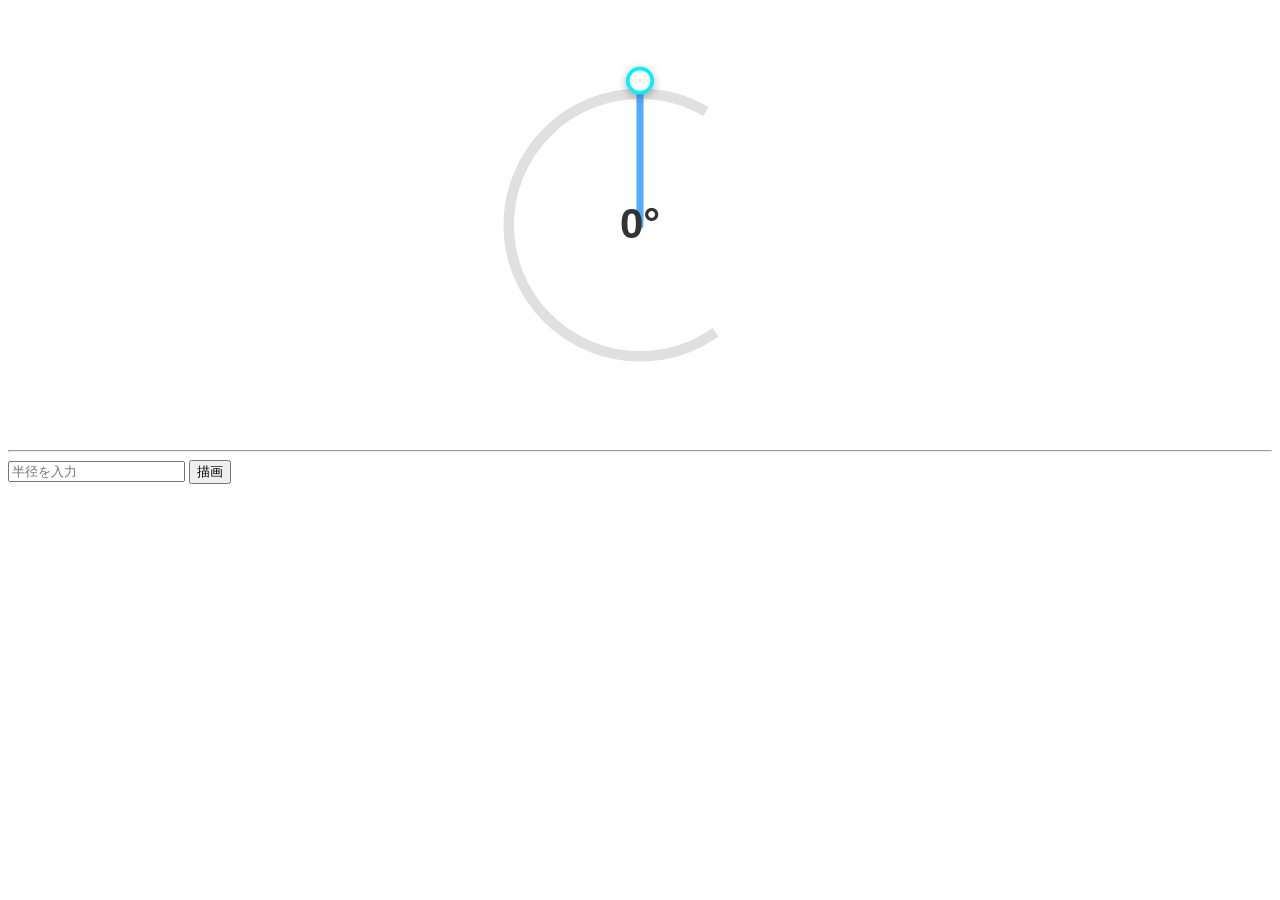
<file: dev/test_angle_slider.html>
<!DOCTYPE html>
<html lang="ja">
<head>
  <!-- Google AdSense（審査通過後に貼る） -->
  <!--<script async src="https://pagead2.googlesyndication.com/pagead/js/adsbygoogle.js?client=YOUR-ID"
     crossorigin="anonymous"></script>-->
  <style type="text/css">
    .slider-wrapper {
      width: 350px;
      height: 350px;
      margin: 50px auto;
      user-select: none; /* ドラッグ中のテキスト選択を防止 */
    }
    
    #arc-slider {
      width: 100%;
      height: 100%;
      cursor: pointer;
      touch-action: none; /* スマホでのスクロールを防止し、ドラッグを優先 */
    }
    
  </style>
</head>

<body>
  <div class="slider-wrapper">
    <svg id="arc-slider" viewBox="0 0 400 400" xmlns="http://www.w3.org/2000/svg">
      <circle cx="200" cy="200" r="150" fill="none" stroke="#e0e0e0" stroke-width="12" stroke-dasharray="700 300" stroke-dashoffset="150" transform="rotate(90 200 200)" />
      
      <g id="slider-knob" transform="rotate(0, 200, 200)">
        <line x1="200" y1="200" x2="200" y2="35" stroke="#4facfe" stroke-width="8" stroke-linecap="round" />
        <circle cx="200" cy="35" r="14" fill="#ffffff" stroke="#00f2fe" stroke-width="4" filter="drop-shadow(0px 3px 5px rgba(0,0,0,0.3))" />
      </g>
  
      <text x="200" y="215" text-anchor="middle" font-family="sans-serif" font-size="48" font-weight="bold" fill="#333" id="angle-display">0°</text>
    </svg>
  </div>
  <hr>


  
  <input type="text" inputmode="numeric" id="num" placeholder="半径を入力">
  <button onclick="draw()">描画</button>

  <!-- 広告枠 -->
  <!--
  <ins class="adsbygoogle"
       style="display:block"
       data-ad-client="YOUR-ID"
       data-ad-slot="1234567890"
       data-ad-format="auto"></ins>
  <script>(adsbygoogle = window.adsbygoogle || []).push({});</script>
  -->
  <div id="svgArea"></div>

  <script>
    function draw() {
      const r = Number(document.getElementById("num").value);
      const svg = `
        <svg width="300" height="300">
          <circle cx="150" cy="150" r="${r}" fill="skyblue" stroke="black"/>
        </svg>`;
      document.getElementById("svgArea").innerHTML = svg;
    }
  </script>
    <script type="text/javascript">
    const slider = document.getElementById('arc-slider');
    const knob = document.getElementById('slider-knob');
    const display = document.getElementById('angle-display');
    
    let isDragging = false;
    
    // SVGの viewBox 内の中心座標
    const centerX = 200;
    const centerY = 200;
    
    // 角度を計算してUIを更新する関数
    function updateAngle(event) {
      // 1. スライダー（SVG）の画面上の位置とサイズを取得
      const rect = slider.getBoundingClientRect();
      
      // 2. クリック/タッチされた位置を、SVG内の相対座標に変換
      const x = event.clientX - rect.left - (rect.width / 2);
      const y = event.clientY - rect.top - (rect.height / 2);
    
      // 3. Math.atan2 でラジアンを計算し、度（Degree）に変換
      // 通常は右方向（3時）が0度になるため、+90度して上方向（12時）を0度にする
      let angle = Math.atan2(y, x) * (180 / Math.PI) + 90;
    
      // 4. 角度を 0 〜 360 度の範囲に補正
      if (angle < 0) {
        angle += 360;
      }
    
      // 小数点を切り捨て
      const finalAngle = Math.floor(angle);
    
      // 5. SVGのツマミを回転させ、テキストを更新
      knob.setAttribute('transform', `rotate(${finalAngle}, ${centerX}, ${centerY})`);
      display.textContent = `${finalAngle}°`;
    
      // ここで目的の数値をJavaScriptの他の処理に渡せます
      // console.log("現在の中心角:", finalAngle);
    }
    
    // --- イベントリスナーの設定（Pointer Events） ---
    
    // スライダーの上でクリック/タッチされた時
    slider.addEventListener('pointerdown', (e) => {
      isDragging = true;
      slider.setPointerCapture(e.pointerId); // マウスが要素外に出ても追跡を維持
      updateAngle(e);
    });
    
    // 動かしている時
    slider.addEventListener('pointermove', (e) => {
      if (!isDragging) return;
      updateAngle(e);
    });
    
    // 離された時
    slider.addEventListener('pointerup', (e) => {
      isDragging = false;
      slider.releasePointerCapture(e.pointerId);
    });

    
  </script>

</body>
</html>
</file>
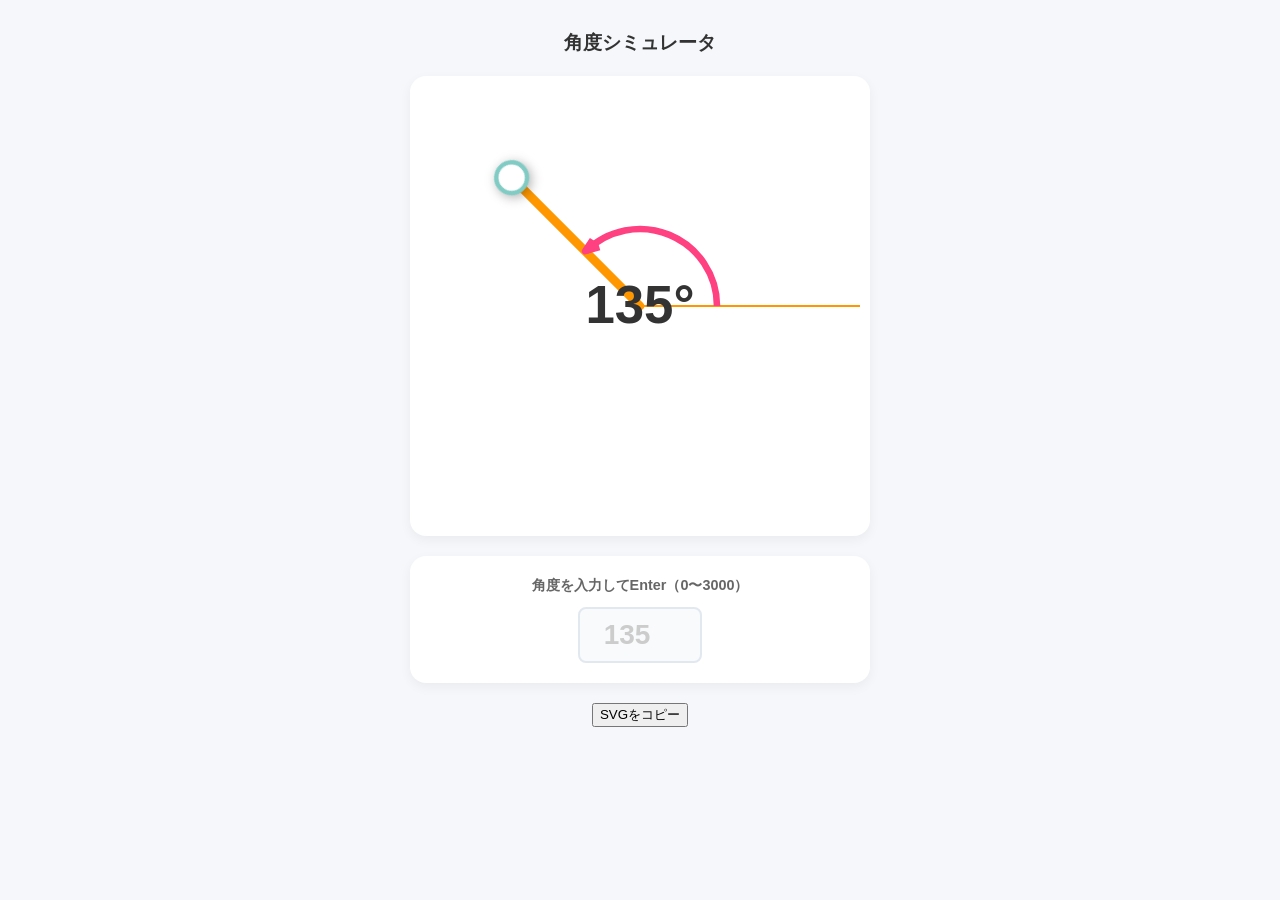
<file: dev/test_arc2.html>
<!DOCTYPE html>
<html lang="ja">
<head>
  <meta charset="UTF-8">
  <meta name="viewport" content="width=device-width, initial-scale=1.0, maximum-scale=1.0, user-scalable=no">
  <title>角度を描画する</title>

  <!-- Google AdSense（審査通過後に貼る） -->
  <!--<script async src="https://pagead2.googlesyndication.com/pagead/js/adsbygoogle.js?client=YOUR-ID"
     crossorigin="anonymous"></script>-->
  <style type="text/css">
    /* 全体の基本リセット & スマホ向けの使いやすい設定 */
    * {
      box-sizing: border-box;
      -webkit-tap-highlight-color: transparent; /* タップ時の青い影を消す */
    }
    
    body {
      margin: 0;
      padding: 0;
      background-color: #f5f7fa;
      font-family: -apple-system, BlinkMacSystemFont, "Segoe UI", Roboto, "Helvetica Neue", Arial, sans-serif;
      display: flex;
      flex-direction: column;
      align-items: center;
      min-height: 100vh;
    }

    /* メインのコンテナ（スマホの横幅いっぱいに広がりつつ、最大幅を制限） */
    .app-container {
      width: 100%;
      max-width: 500px;
      padding: 20px;
      display: flex;
      flex-direction: column;
      align-items: center;
      gap: 20px;
    }

    /* タイトル */
    h1 {
      font-size: 1.2rem;
      color: #333;
      margin: 10px 0 0 0;
    }


    /* SVGエリアのラッパー（画面サイズに応じて自動縮小、正方形を維持） */
    .svg-wrapper {
      width: 100%;
      aspect-ratio: 1 / 1;
      background-color: #ffffff;
      border-radius: 16px;
      box-shadow: 0 4px 12px rgba(0, 0, 0, 0.05);
      padding: 10px;
      display: flex;
      justify-content: center;
      align-items: center;
      user-select: none; /* ドラッグ中のテキスト選択を防止 */
    }
    /* SVG本体（親要素の幅に合わせて100%可変する） */
    #arc-slider {
      width: 100%;
      height: 100%;
      cursor: pointer;
      touch-action: none; /* スマホでのスクロールを防止し、ドラッグを優先 */
    }
    .svgarc  {
      width: 350px;
      margin: 10px auto;
    }
    .inputtext {
      width: 350px;
      margin: 10px auto;
    }
 

    /* コントロールエリア（入力欄など） */
    .control-panel {
      width: 100%;
      background-color: #ffffff;
      border-radius: 16px;
      padding: 20px;
      box-shadow: 0 4px 12px rgba(0, 0, 0, 0.05);
      display: flex;
      flex-direction: column;
      align-items: center;
      gap: 12px;
    }

    .control-label {
      font-size: 0.9rem;
      color: #666;
      font-weight: bold;
    }

    /* 1. 入力欄とボタンを包むコンテナ（基準になる箱） */
    .input-container {
      position: relative;
      display: inline-block;
    }

    /* 入力欄のスマホ向け最適化スタイル */
    #anydegree {
      font-size: 28px; /* スマホでも見やすい大きな文字 */
      font-weight: bold;
      width: 8ch;
      padding: 10px;
      padding-right: 36px; /* ×ボタン用の余白 */
      text-align: center;
      border: 2px solid #e2e8f0;
      border-radius: 8px;
      background-color: #f8fafc;
      color: #1e293b;
      outline: none;
      transition: border-color 0.2s;
    }

    /* 入力欄にフォーカスが当たったときの色変更 */
    #anydegree:focus {
      border-color: #3b82f6;
      background-color: #ffffff;
    }
    #anydegree::placeholder {
      color: #ccc; /* 薄いグレー */
      opacity: 1;  /* Firefox対策（デフォルトで透明度が下がっているのをリセット） */
    }

    /* クリア用の×ボタン */
    #clear-btn {
      position: absolute;
      right: 10px;
      top: 50%;
      transform: translateY(-50%);
      background: none;
      border: none;
      font-size: 24px;
      color: #94a3b8;
      cursor: pointer;
      padding: 0;
      display: none; /* 初期は非表示 */
      line-height: 1;
    }

    
  </style>
</head>

<body>
  <div class="app-container">
    <h1>角度シミュレータ</h1>

    <div class="svg-wrapper">
      <!--
      <form id="degree-form">
        <div class="input-container">
          <input type="text" inputmode="numeric" id="anydegree" placeholder="角度" size="8"/>
          <button type="button" id="clear-btn">&times;</button>
        </div>
        <button onclick="drawangle_degree()">描画</button>
      </form>
      -->
      <svg id="arc-slider" viewBox="0 0 400 400" xmlns="http://www.w3.org/2000/svg">
        <path d="M200,200 L400,200" fill="none" stroke="#FF9800" stroke-width="2" />
        <g id="slider-knob" transform="rotate(90, 200, 200)">
          <line x1="200" y1="200" x2="200" y2="35" stroke="#FF9800" stroke-width="8" stroke-linecap="round" />
          <circle cx="200" cy="35" r="14" fill="#ffffff" stroke="#80CBC4" stroke-width="4" filter="drop-shadow(0px 3px 5px rgba(0,0,0,0.3))" />
        </g>
        <g id="spiral"  transform="rotate(0, 200, 200)"></g>
        <g id="point" />
        <text x="200" y="215" text-anchor="middle" font-family="sans-serif" font-size="48" font-weight="bold" fill="#333" id="angle-display">0°</text>
      </svg>
    </div>

    <div class="control-panel">
      <div class="control-label">角度を入力してEnter（0〜3000）</div>
      
      <div class="input-container">
        <input type="text" inputmode="numeric" id="anydegree" placeholder="135" maxlength="8">
        <button type="button" id="clear-btn">&times;</button>
      </div>
    </div>

    <button id="copy-btn">SVGをコピー</button>


  </div>



  <script type="text/javascript">
    const inputEl = document.getElementById('anydegree');
    const clearBtn = document.getElementById('clear-btn');

    const slider = document.getElementById('arc-slider');
    const knob = document.getElementById('slider-knob');
    const display = document.getElementById('angle-display');
    const spiral = document.getElementById('spiral');
    
    let isDragging = false;
    
    // SVGの viewBox 内の中心座標
    const centerX = 200;
    const centerY = 200;
    // 現在の累計角度
    let finalAngle = 0;
    let nlap = 0;
    let old_y = 0;


    // 初期状態として55度の円弧を最初に描画しておく
    drawangle_degree(135);



    // --- 入力イベントの処理 ---

    // Enterキーを検知して描画関数を呼び出す
    inputEl.addEventListener('keydown', (event) => {
      if (event.key === 'Enter') {
        //drawArc(inputEl.value);
        drawangle_degree()
        inputEl.blur(); // 入力完了したらスマホのキーボードを閉じる
      }
    });

    // A. 入力欄に文字が入力されたら「×ボタン」を表示し、空なら非表示にする
    inputEl.addEventListener('input', () => {
      if (inputEl.value.length > 0) {
        clearBtn.style.display = 'block'; // 文字があれば表示
      } else {
        clearBtn.style.display = 'none';  // 空なら非表示
      }
    });

    // B. ×ボタンがクリックされたら、数値をクリアしてボタン自身も隠す
    clearBtn.addEventListener('click', () => {
      inputEl.value = '';             // 値をクリア
      clearBtn.style.display = 'none'; // ボタンを非表示にする
      inputEl.focus();                // クリア後、すぐ再入力できるようにフォーカスを戻す
    });



    /*
    document.getElementById("degree-form").addEventListener("submit", function(event) {
      // 画面がリロード（再読み込み）されるのを防ぐ決まり文句
      event.preventDefault(); 
      //const value = document.getElementById("anydegree").value;
      drawangle_degree();
    });
    */

 

    function drawangle_degree(any_degree = Number(document.getElementById("anydegree").value)) {
     
      finalAngle = any_degree;
      angle = finalAngle % 360;
      nlap = Math.floor(finalAngle / 360);
      old_y = 0;

      // 5. SVGのツマミを回転させ、テキストを更新
      knob.setAttribute('transform', `rotate(${ 90 - angle}, ${centerX}, ${centerY})`);
      display.textContent = `${finalAngle}°`;
      // spiralの描画
      drawangle(angle, finalAngle);
    }

    function drawangle(angle, finalAngle) {
        // 3. SVG要素の作成 (名前空間の指定が必須)
      const svgNS = "http://www.w3.org/2000/svg";
      const path = document.createElementNS(svgNS, "path");
      // 1. パスのコマンドを格納する配列を作る
      const dSegments = [];
      // 2. 最初の移動と直線をいれる
      const [cx, cy] = [centerX, centerY];
      const r = 70;
      const [sx, sy] = [cx + r, cy]
      let rad = (angle * Math.PI) / 180; // 度をラジアンに変換
      //const rad = (finalAngle * Math.PI) / 180; // 度をラジアンに変換

      dSegments.push(`M ${sx} ${sy}`);
      let w = 10;
      // 3. 後から好きなタイミングで追加していく
      let _sx = sx;
      // 上半分
      for (let i=0; i<30; i++) { //360x30=10800
        if (finalAngle >= 360*i+180) {
          dSegments.push(`A 10 10  0 0 0  ${cx - r - w*i} ${cy}`);
        }
        else {
          //半径
          _r = (_sx - (cx - r - w*i)) / 2;
          //中心x
          _cx = _sx - _r;
          ex = _cx + _r * Math.cos(rad);
          ey = cy - _r * Math.sin(rad);
          dSegments.push(`A ${_r} ${_r}  0 0 0  ${ex} ${ey}`);
          break;
        }
        _sx = cx - r - w*i;
        //下半分
        if (finalAngle >= 360*i+360) {
          dSegments.push(`A 10 10  0 0 0  ${cx + r + w + w*i} ${cy}`);
        }
        else {
          //半径
          _r = ((cx +r + w + w*i) - _sx) / 2;
          //中心x
          _cx = _sx + _r;
          //回転角を少し戻す
          rad -= 2*Math.PI/180
          ex = _cx + _r * Math.cos(rad);
          ey = cy - _r * Math.sin(rad);
          dSegments.push(`A ${_r} ${_r}  0 0 0  ${ex} ${ey}`);
          break;

        }
        _sx = cx + r + w + w*i;

      }
      // 最後に閉じたい場合はさらに push("Z") してもOK
      //dSegments.push("Z");
      

      // 4. 配列をスペース区切りの文字列にして、d属性に一気にセットする
      path.setAttribute("d", dSegments.join(" "));
      path.setAttribute("stroke", "#ff4081");
      path.setAttribute("fill", "none");
      path.setAttribute("stroke-width", "6");

      // 5. 要素を組み立てて画面に配置する
      spiral.innerHTML = ""; // いま中にある path をすべて消去
      spiral.appendChild(path); // svg g の中にpathを入れる

      
      // 矢印のやじり(point)を描画する
      const point = document.getElementById('point');
      const path_p = document.createElementNS(svgNS, "path");
      let t = 6; //edge length
      _r += 0.5;
      ex = _cx + _r * Math.cos(rad);
      ey = cy - _r * Math.sin(rad);
      //console.log(angle, _r, _cx, cy)
      path_p.setAttribute("d", `M${ex+t*0.5},${ey+t*2} L${ex},${ey} L${ex-t},${ey+t*2}`);
      path_p.setAttribute("stroke", "#ff4081");
      path_p.setAttribute("fill", "none");
      path_p.setAttribute("stroke-width", "6");
      path_p.setAttribute("stroke-linejoin", "round");
      point.innerHTML = "";
      point.appendChild(path_p);
      let thet = Math.atan2(t, _r) * (180 / Math.PI);
      //console.log("point_A: ",_r, t, thet);
      point.setAttribute('transform', `rotate(${-(angle-thet/2)}, ${ex}, ${ey})`);
      

    }

    // 角度を計算してUIを更新する関数
    function updateAngle(event) {
      // 1. スライダー（SVG）の画面上の位置とサイズを取得
      const rect = slider.getBoundingClientRect();
      
      // 2. クリック/タッチされた位置を、SVG内の相対座標に変換
      const x = event.clientX - rect.left - (rect.width / 2);
      //const y = event.clientY - rect.top - (rect.height / 2);
      const y = -(event.clientY - rect.top - (rect.height / 2));
      // 3. Math.atan2 でラジアンを計算し、度（Degree）に変換
      // 通常は右方向（3時）が0度になるため、+90度して上方向（12時）を0度にする
      //let angle = Math.atan2(y, x) * (180 / Math.PI) +90;
      let angle = Math.atan2(y, x) * (180 / Math.PI);// +90;
      //console.log(event.clientX, event.clientY,  "x y :", x, y, Math.trunc(angle));
      
      let v = x**2 + y**2;
      if (v < 50**2) {
        // 15度ごとにする。
        angle = Math.floor(angle/15) * 15;
      }
      else if (v < 100**2) {
        // 1度ごとにする。
        angle = Math.floor(angle/5) * 5;
      }


      // 4. 角度を 0 〜 360 度の範囲に補正
      if (angle < 0) {
        angle += 360;
      }
      // 小数点を切り捨て
      finalAngle = Math.floor(angle);

      if (x > 0 && old_y < 0 && y >= 0) {
        nlap++;
        //console.log('lap: ', nlap);
      }
      else if (x > 0 && old_y > 0 && y <= 0) {
        nlap--;
        nlap = Math.max(nlap,0);
        //console.log('lap: ', nlap);
      }
      old_y = y;

      finalAngle += 360 * nlap;


      // 5. SVGのツマミを回転させ、テキストを更新
      knob.setAttribute('transform', `rotate(${ 90 - angle}, ${centerX}, ${centerY})`);
      display.textContent = `${finalAngle}°`;
      document.getElementById("anydegree").value = finalAngle;
      clearBtn.style.display = 'block'; // 文字があれば消去☓を表示

    
      /////////////////////////////////////////////
      // ここで目的の数値をJavaScriptの他の処理に渡せます
      /////////////////////////////////////////////
      // console.log("現在の中心角:", finalAngle);
      // spiralの描画
      drawangle(angle, finalAngle);

    }
    
    // --- イベントリスナーの設定（Pointer Events） ---
    
    // スライダーの上でクリック/タッチされた時
    slider.addEventListener('pointerdown', (e) => {
      isDragging = true;
      slider.setPointerCapture(e.pointerId); // マウスが要素外に出ても追跡を維持
      updateAngle(e);
    });
    
    // 動かしている時
    slider.addEventListener('pointermove', (e) => {
      if (!isDragging) return;
      updateAngle(e);
    });
    
    // 離された時
    slider.addEventListener('pointerup', (e) => {
      isDragging = false;
      slider.releasePointerCapture(e.pointerId);
    });

  </script>

  <script>
// ユーザーのクリックイベント（onClickなど）の直下でこの関数を呼び出してください
async function copySvgToClipboardAsPng() {
  try {
    // 1. クリップボードへの書き込みを即座に開始（スマホのセキュリティ対策）
    const item = new ClipboardItem({
      "image/png": new Promise((resolve, reject) => {
        
        // ① SVG要素を取得してBlob化
        const svg = document.getElementById('arc-slider');
        if (!svg) {
          reject(new Error("SVG要素が見つかりません"));
          return;
        }
        
        // サイズ（viewBoxまたは属性から取得、デフォルト400）
        const width = svg.viewBox?.baseVal?.width || svg.width?.baseVal?.value || 400;
        const height = svg.viewBox?.baseVal?.height || svg.height?.baseVal?.value || 400;
        
        const svgString = new XMLSerializer().serializeToString(svg);
        const svgBlob = new Blob([svgString], { type: 'image/svg+xml;charset=utf-8' });
        const blobURL = URL.createObjectURL(svgBlob);
        
        // ② SVGを一度Imageオブジェクトに読み込ませる
        const img = new Image();
        img.src = blobURL;
        
        img.onload = () => {
          // ③ 読み込み完了後、メモリ上にCanvasを作成して描画
          const canvas = document.createElement('canvas');
          canvas.width = width;
          canvas.height = height;
          
          const ctx = canvas.getContext('2ctx' in window ? '2d' : '2d'); // 一般的な2Dコンテキスト
          ctx.drawImage(img, 0, 0, width, height);
          
          // ④ CanvasからPNGのBlobを取り出してPromiseを解決（resolve）
          canvas.toBlob((pngBlob) => {
            URL.revokeObjectURL(blobURL); // メモリ解放
            if (pngBlob) {
              resolve(pngBlob);
            } else {
              reject(new Error("PNGへの変換に失敗しました"));
            }
          }, "image/png");
        };
        
        img.onerror = (err) => {
          URL.revokeObjectURL(blobURL);
          reject(err);
        };
      })
    });

    // 2. クリップボードへ書き込みを実行
    await navigator.clipboard.write([item]);
    alert("画像をクリップボードにコピーしました！他のアプリに貼り付けできます。");

  } catch (err) {
    console.error("コピーに失敗しました:", err);
    alert("クリップボードへのコピーに失敗したか、お使いのブラウザが対応していません。");
  }
}
    document.getElementById("copy-btn").addEventListener("click", () => {
      // ここで上記の関数を呼び出す
      copySvgToClipboardAsPng();
    });
  </script>

</body>
</html>
</file>
